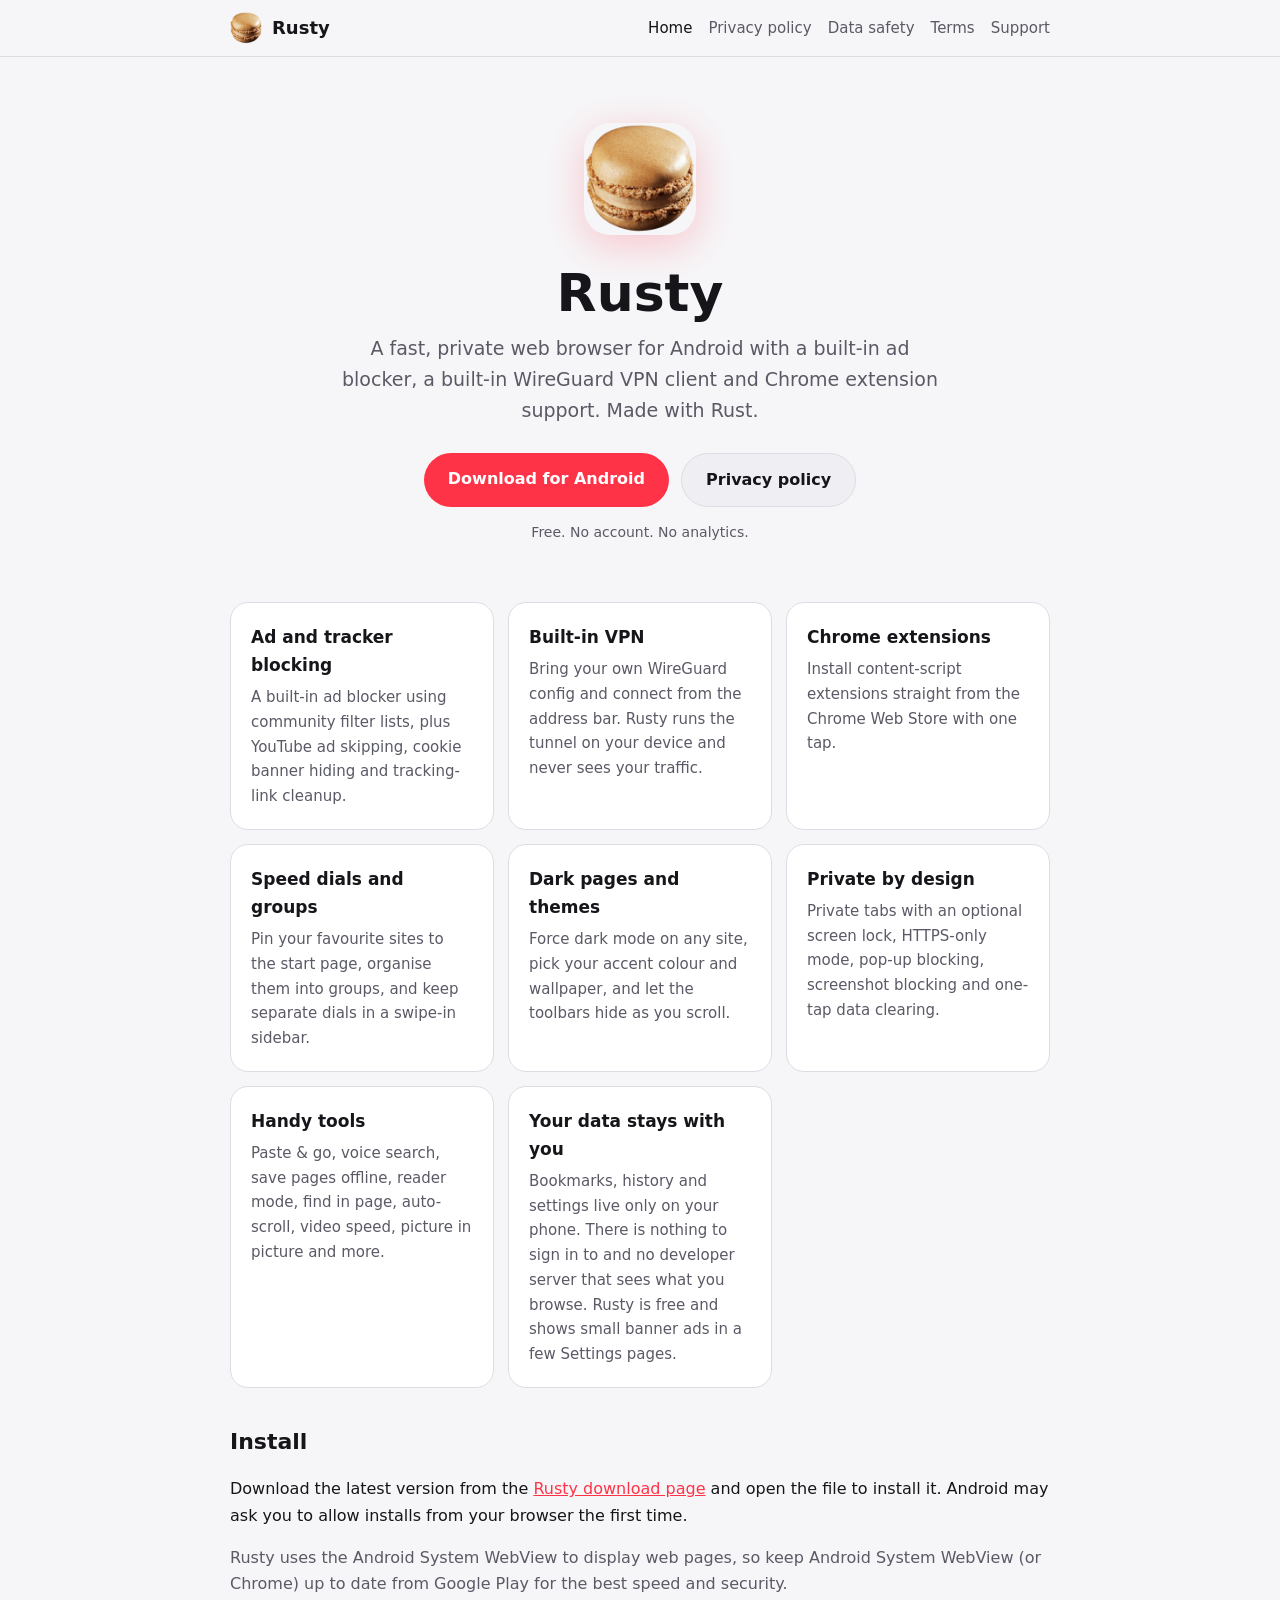
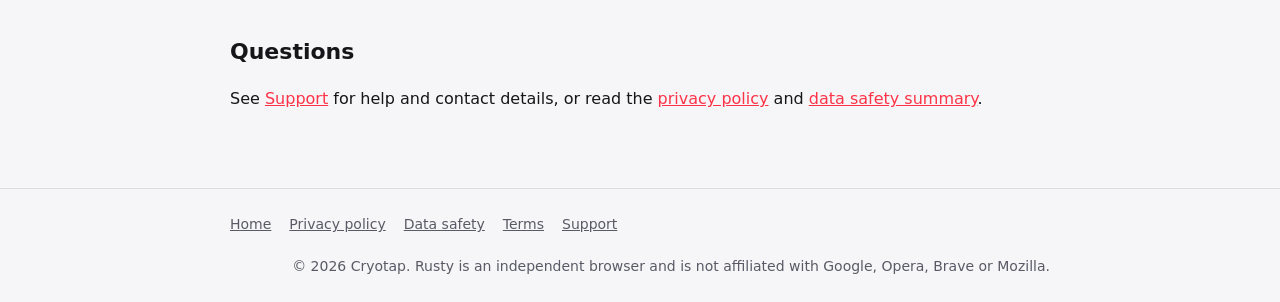
<file: index.html>
<!doctype html>
<html lang="en">
<head>
<meta charset="utf-8">
<meta name="viewport" content="width=device-width,initial-scale=1">
<title>Rusty browser for Android</title>
<meta name="description" content="Rusty is a fast, private Android browser with a built-in ad blocker, a built-in VPN client and Chrome extension support.">
<link rel="icon" href="assets/favicon.png">
<link rel="icon" href="/assets/favicon.png" type="image/png">
<link rel="apple-touch-icon" href="assets/icon-192.png">
<link rel="stylesheet" href="assets/style.css">
</head>
<body>
<header class="nav"><div class="nav-in">
<a class="brand" href="index.html"><img src="assets/icon-192.png" alt="">Rusty</a>
<nav><a href="index.html" aria-current=page>Home</a><a href="privacy.html">Privacy policy</a><a href="data-safety.html">Data safety</a><a href="terms.html">Terms</a><a href="support.html">Support</a></nav>
</div></header>
<main>

<section class="hero">
<img class="icon" src="assets/icon-512.png" alt="Rusty app icon">
<h1>Rusty</h1>
<p class="lead">A fast, private web browser for Android with a built-in ad blocker, a built-in WireGuard VPN client and Chrome extension support. Made with Rust.</p>
<div class="btns">
<a class="btn" href="https://cryotap.github.io/Cryoapps/">Download for Android</a>
<a class="btn alt" href="privacy.html">Privacy policy</a>
</div>
<p class="note">Free. No account. No analytics.</p>
</section>

<section class="grid">
<div class="card"><h3>Ad and tracker blocking</h3><p>A built-in ad blocker using community filter lists, plus YouTube ad skipping, cookie banner hiding and tracking-link cleanup.</p></div>
<div class="card"><h3>Built-in VPN</h3><p>Bring your own WireGuard config and connect from the address bar. Rusty runs the tunnel on your device and never sees your traffic.</p></div>
<div class="card"><h3>Chrome extensions</h3><p>Install content-script extensions straight from the Chrome Web Store with one tap.</p></div>
<div class="card"><h3>Speed dials and groups</h3><p>Pin your favourite sites to the start page, organise them into groups, and keep separate dials in a swipe-in sidebar.</p></div>
<div class="card"><h3>Dark pages and themes</h3><p>Force dark mode on any site, pick your accent colour and wallpaper, and let the toolbars hide as you scroll.</p></div>
<div class="card"><h3>Private by design</h3><p>Private tabs with an optional screen lock, HTTPS-only mode, pop-up blocking, screenshot blocking and one-tap data clearing.</p></div>
<div class="card"><h3>Handy tools</h3><p>Paste &amp; go, voice search, save pages offline, reader mode, find in page, auto-scroll, video speed, picture in picture and more.</p></div>
<div class="card"><h3>Your data stays with you</h3><p>Bookmarks, history and settings live only on your phone. There is nothing to sign in to and no developer server that sees what you browse. Rusty is free and shows small banner ads in a few Settings pages.</p></div>
</section>

<section>
<h2>Install</h2>
<p>Download the latest version from the <a href="https://cryotap.github.io/Cryoapps/">Rusty download page</a> and open the file to install it. Android may ask you to allow installs from your browser the first time.</p>
<p class="sub">Rusty uses the Android System WebView to display web pages, so keep Android System WebView (or Chrome) up to date from Google Play for the best speed and security.</p>
</section>

<section>
<h2>Questions</h2>
<p>See <a href="support.html">Support</a> for help and contact details, or read the <a href="privacy.html">privacy policy</a> and <a href="data-safety.html">data safety summary</a>.</p>
</section>

</main>
<footer><div class="foot-in">
<a href="index.html">Home</a><a href="privacy.html">Privacy policy</a><a href="data-safety.html">Data safety</a><a href="terms.html">Terms</a><a href="support.html">Support</a>
<span>&copy; 2026 Cryotap. Rusty is an independent browser and is not affiliated with Google, Opera, Brave or Mozilla.</span>
</div></footer>
</body>
</html>
</file>
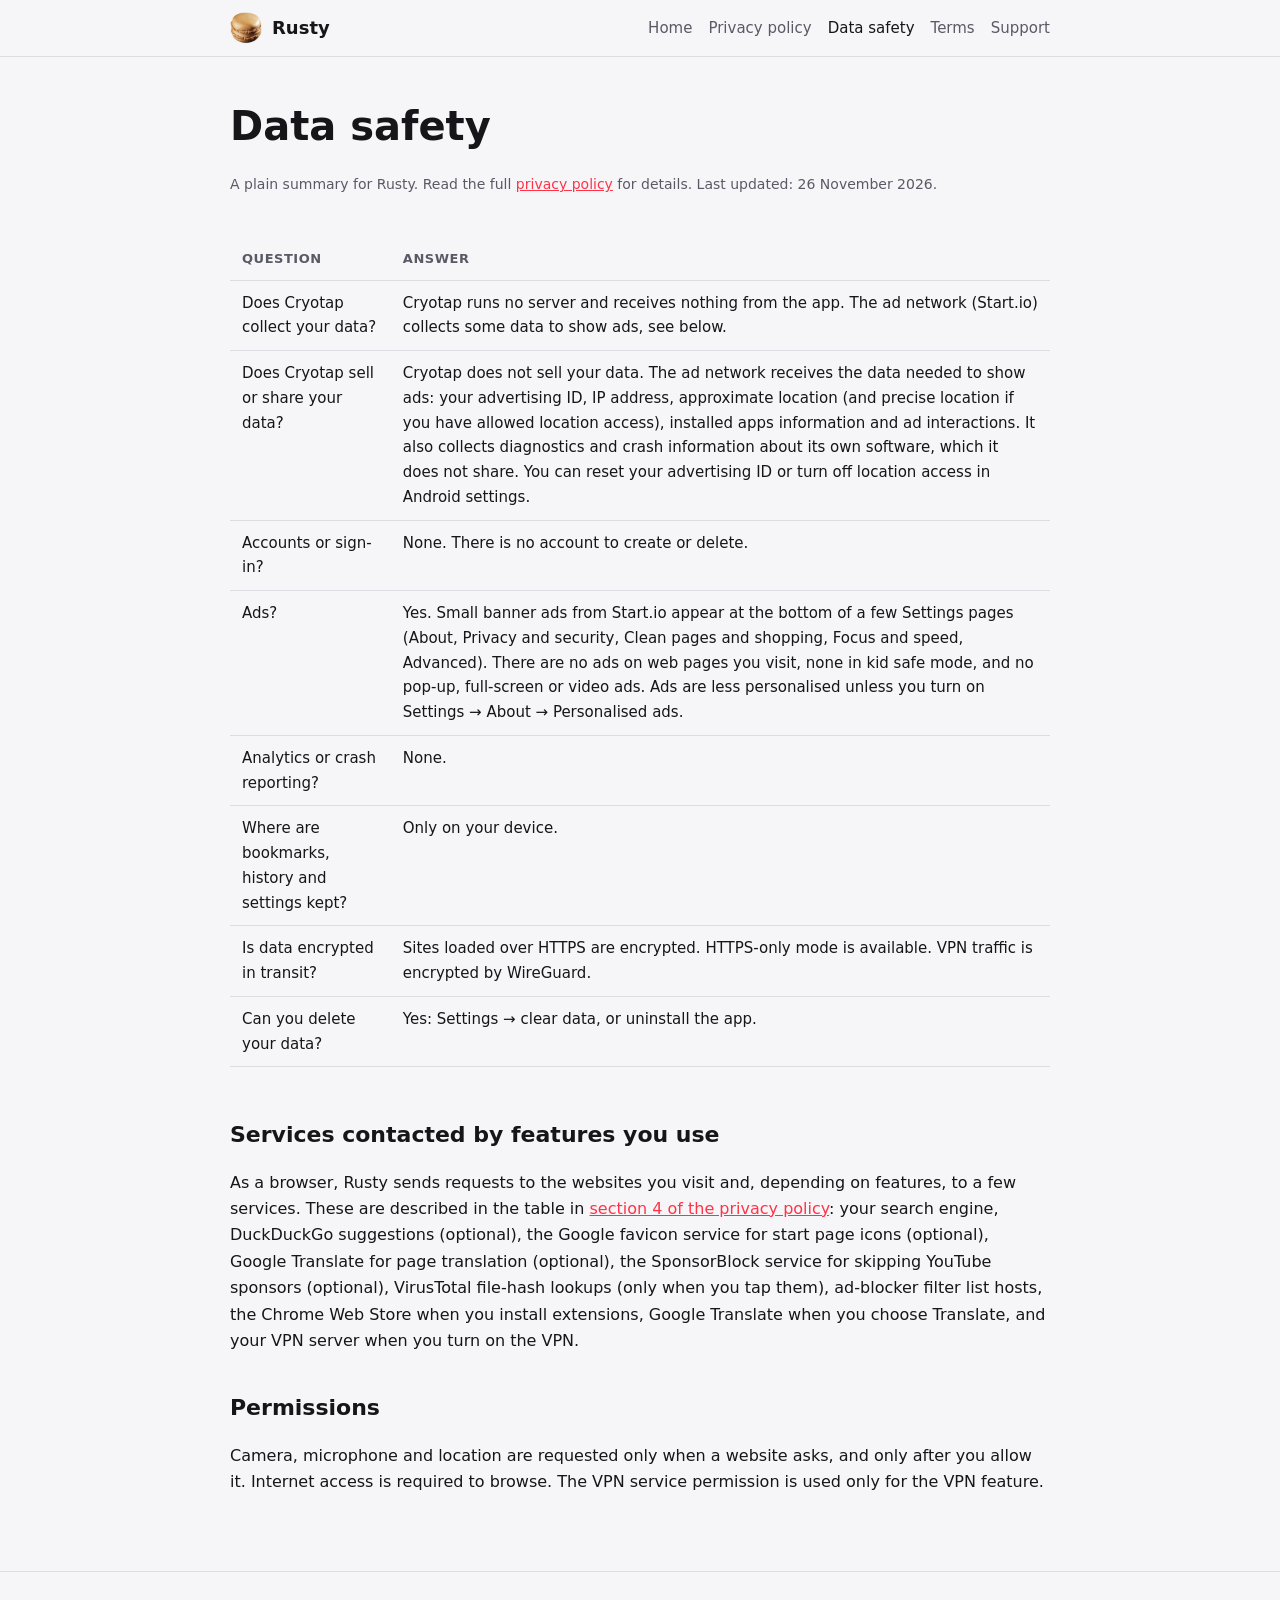
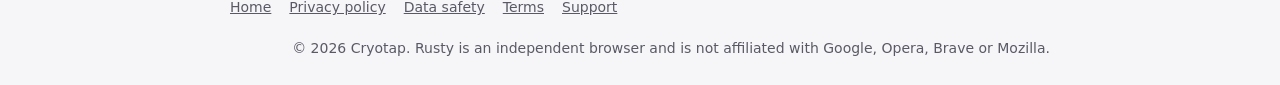
<file: data-safety.html>
<!doctype html>
<html lang="en">
<head>
<meta charset="utf-8">
<meta name="viewport" content="width=device-width,initial-scale=1">
<title>Data safety - Rusty</title>
<meta name="description" content="A plain summary of what the Rusty Android browser does with data.">
<link rel="icon" href="assets/favicon.png">
<link rel="apple-touch-icon" href="assets/icon-192.png">
<link rel="stylesheet" href="assets/style.css">
</head>
<body>
<header class="nav"><div class="nav-in">
<a class="brand" href="index.html"><img src="assets/icon-192.png" alt="">Rusty</a>
<nav><a href="index.html">Home</a><a href="privacy.html">Privacy policy</a><a href="data-safety.html" aria-current=page>Data safety</a><a href="terms.html">Terms</a><a href="support.html">Support</a></nav>
</div></header>
<main>

<h1 class="page">Data safety</h1>
<p class="meta">A plain summary for Rusty. Read the full <a href="privacy.html">privacy policy</a> for details. Last updated: 26 November 2026.</p>

<div class="tablewrap"><table>
<tr><th>Question</th><th>Answer</th></tr>
<tr><td>Does Cryotap collect your data?</td><td>Cryotap runs no server and receives nothing from the app. The ad network (Start.io) collects some data to show ads, see below.</td></tr>
<tr><td>Does Cryotap sell or share your data?</td><td>Cryotap does not sell your data. The ad network receives the data needed to show ads: your advertising ID, IP address, approximate location (and precise location if you have allowed location access), installed apps information and ad interactions. It also collects diagnostics and crash information about its own software, which it does not share. You can reset your advertising ID or turn off location access in Android settings.</td></tr>
<tr><td>Accounts or sign-in?</td><td>None. There is no account to create or delete.</td></tr>
<tr><td>Ads?</td><td>Yes. Small banner ads from Start.io appear at the bottom of a few Settings pages (About, Privacy and security, Clean pages and shopping, Focus and speed, Advanced). There are no ads on web pages you visit, none in kid safe mode, and no pop-up, full-screen or video ads. Ads are less personalised unless you turn on Settings &rarr; About &rarr; Personalised ads.</td></tr>
<tr><td>Analytics or crash reporting?</td><td>None.</td></tr>
<tr><td>Where are bookmarks, history and settings kept?</td><td>Only on your device.</td></tr>
<tr><td>Is data encrypted in transit?</td><td>Sites loaded over HTTPS are encrypted. HTTPS-only mode is available. VPN traffic is encrypted by WireGuard.</td></tr>
<tr><td>Can you delete your data?</td><td>Yes: Settings &rarr; clear data, or uninstall the app.</td></tr>
</table></div>

<h2>Services contacted by features you use</h2>
<p>As a browser, Rusty sends requests to the websites you visit and, depending on features, to a few services. These are described in the table in <a href="privacy.html">section 4 of the privacy policy</a>: your search engine, DuckDuckGo suggestions (optional), the Google favicon service for start page icons (optional), Google Translate for page translation (optional), the SponsorBlock service for skipping YouTube sponsors (optional), VirusTotal file-hash lookups (only when you tap them), ad-blocker filter list hosts, the Chrome Web Store when you install extensions, Google Translate when you choose Translate, and your VPN server when you turn on the VPN.</p>

<h2>Permissions</h2>
<p>Camera, microphone and location are requested only when a website asks, and only after you allow it. Internet access is required to browse. The VPN service permission is used only for the VPN feature.</p>

</main>
<footer><div class="foot-in">
<a href="index.html">Home</a><a href="privacy.html">Privacy policy</a><a href="data-safety.html">Data safety</a><a href="terms.html">Terms</a><a href="support.html">Support</a>
<span>&copy; 2026 Cryotap. Rusty is an independent browser and is not affiliated with Google, Opera, Brave or Mozilla.</span>
</div></footer>
</body>
</html>
</file>
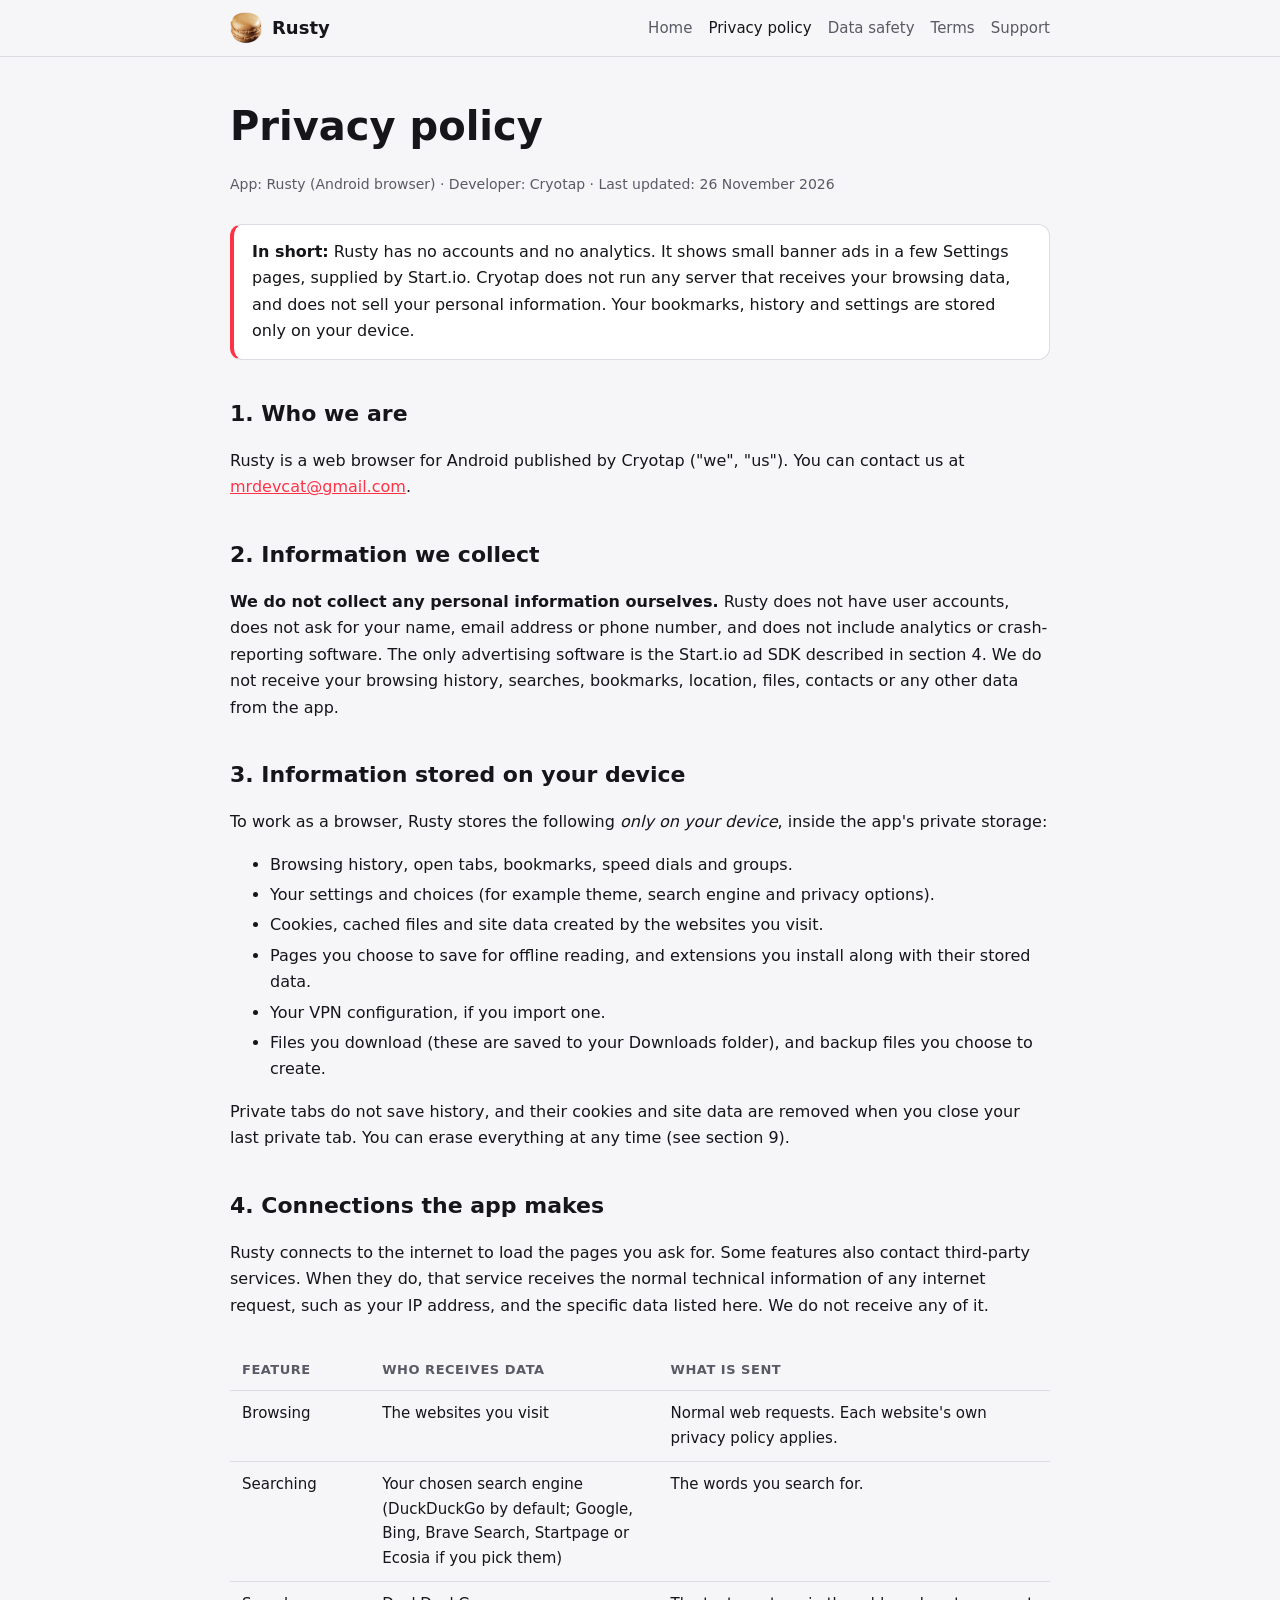
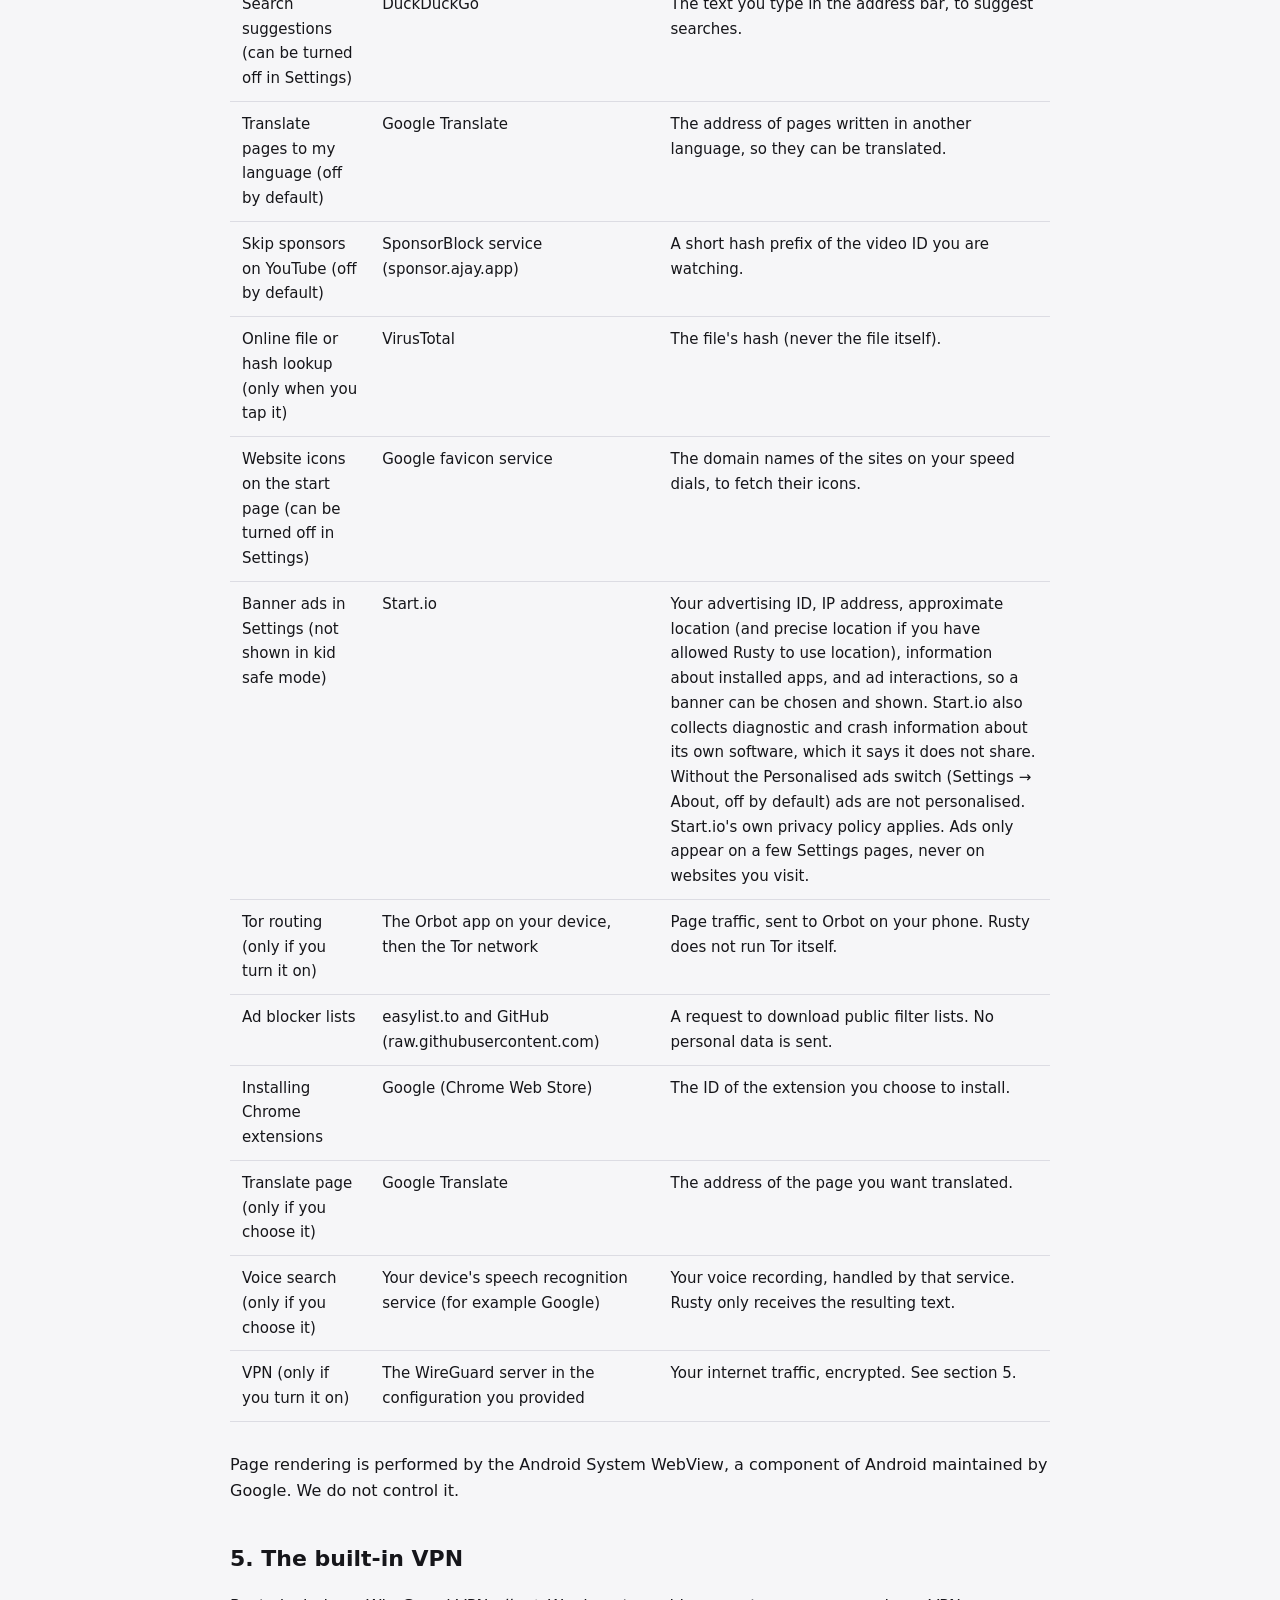
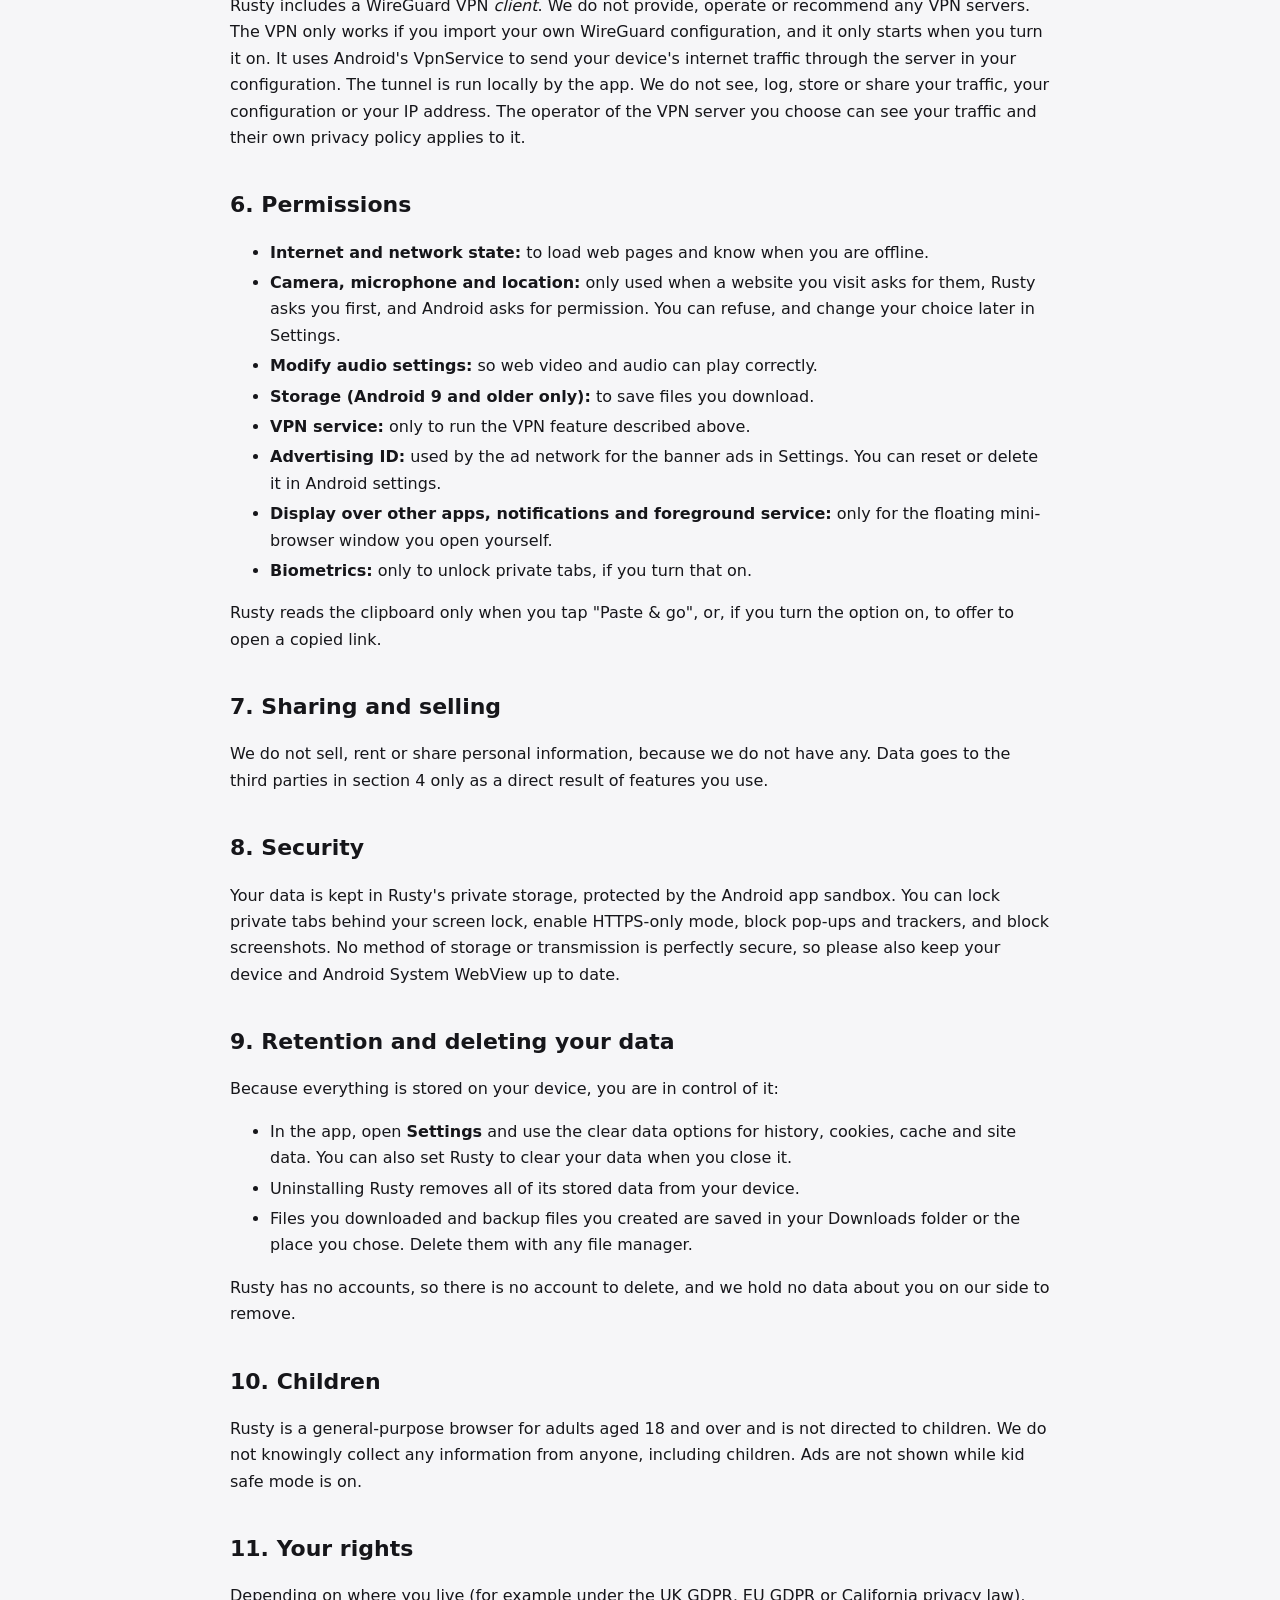
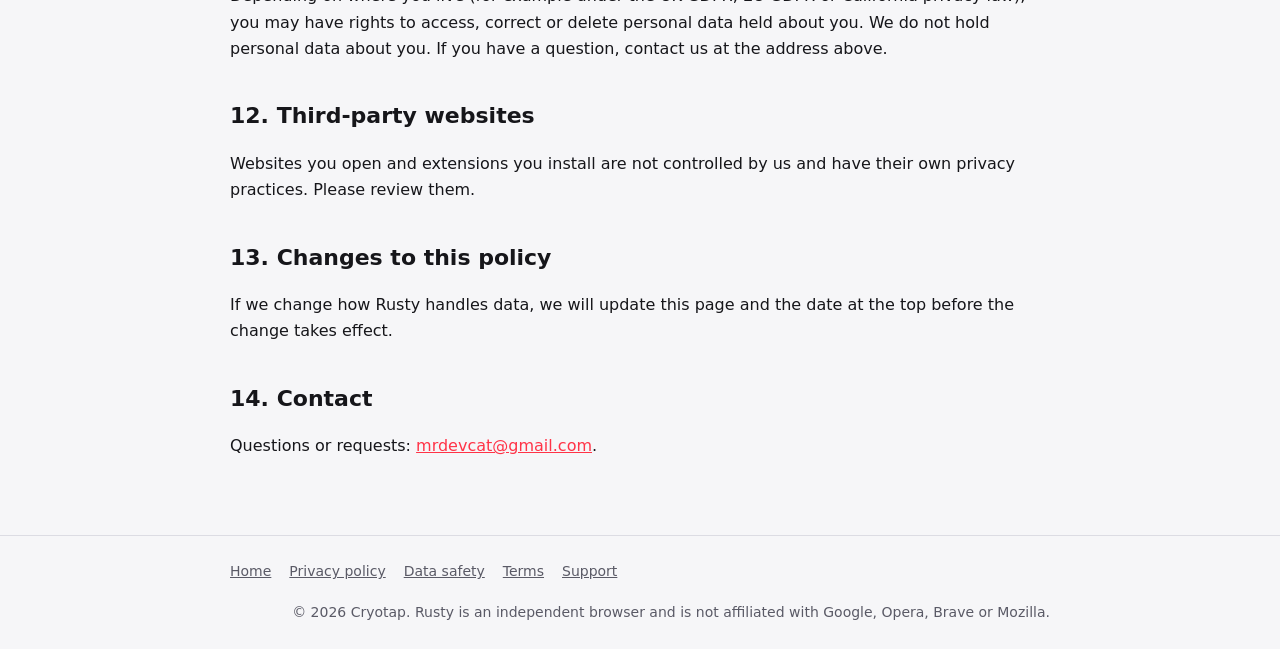
<file: privacy.html>
<!doctype html>
<html lang="en">
<head>
<meta charset="utf-8">
<meta name="viewport" content="width=device-width,initial-scale=1">
<title>Privacy policy - Rusty</title>
<meta name="description" content="How the Rusty Android browser handles your data.">
<link rel="icon" href="assets/favicon.png">
<link rel="apple-touch-icon" href="assets/icon-192.png">
<link rel="stylesheet" href="assets/style.css">
</head>
<body>
<header class="nav"><div class="nav-in">
<a class="brand" href="index.html"><img src="assets/icon-192.png" alt="">Rusty</a>
<nav><a href="index.html">Home</a><a href="privacy.html" aria-current=page>Privacy policy</a><a href="data-safety.html">Data safety</a><a href="terms.html">Terms</a><a href="support.html">Support</a></nav>
</div></header>
<main>

<h1 class="page">Privacy policy</h1>
<p class="meta">App: Rusty (Android browser) &middot; Developer: Cryotap &middot; Last updated: 26 November 2026</p>

<div class="callout"><strong>In short:</strong> Rusty has no accounts and no analytics. It shows small banner ads in a few Settings pages, supplied by Start.io. Cryotap does not run any server that receives your browsing data, and does not sell your personal information. Your bookmarks, history and settings are stored only on your device.</div>

<h2>1. Who we are</h2>
<p>Rusty is a web browser for Android published by Cryotap ("we", "us"). You can contact us at <a href="mailto:mrdevcat@gmail.com">mrdevcat@gmail.com</a>.</p>

<h2>2. Information we collect</h2>
<p><strong>We do not collect any personal information ourselves.</strong> Rusty does not have user accounts, does not ask for your name, email address or phone number, and does not include analytics or crash-reporting software. The only advertising software is the Start.io ad SDK described in section 4. We do not receive your browsing history, searches, bookmarks, location, files, contacts or any other data from the app.</p>

<h2>3. Information stored on your device</h2>
<p>To work as a browser, Rusty stores the following <em>only on your device</em>, inside the app's private storage:</p>
<ul>
<li>Browsing history, open tabs, bookmarks, speed dials and groups.</li>
<li>Your settings and choices (for example theme, search engine and privacy options).</li>
<li>Cookies, cached files and site data created by the websites you visit.</li>
<li>Pages you choose to save for offline reading, and extensions you install along with their stored data.</li>
<li>Your VPN configuration, if you import one.</li>
<li>Files you download (these are saved to your Downloads folder), and backup files you choose to create.</li>
</ul>
<p>Private tabs do not save history, and their cookies and site data are removed when you close your last private tab. You can erase everything at any time (see section 9).</p>

<h2>4. Connections the app makes</h2>
<p>Rusty connects to the internet to load the pages you ask for. Some features also contact third-party services. When they do, that service receives the normal technical information of any internet request, such as your IP address, and the specific data listed here. We do not receive any of it.</p>
<div class="tablewrap"><table>
<tr><th>Feature</th><th>Who receives data</th><th>What is sent</th></tr>
<tr><td>Browsing</td><td>The websites you visit</td><td>Normal web requests. Each website's own privacy policy applies.</td></tr>
<tr><td>Searching</td><td>Your chosen search engine (DuckDuckGo by default; Google, Bing, Brave Search, Startpage or Ecosia if you pick them)</td><td>The words you search for.</td></tr>
<tr><td>Search suggestions (can be turned off in Settings)</td><td>DuckDuckGo</td><td>The text you type in the address bar, to suggest searches.</td></tr>
<tr><td>Translate pages to my language (off by default)</td><td>Google Translate</td><td>The address of pages written in another language, so they can be translated.</td></tr>
<tr><td>Skip sponsors on YouTube (off by default)</td><td>SponsorBlock service (sponsor.ajay.app)</td><td>A short hash prefix of the video ID you are watching.</td></tr>
<tr><td>Online file or hash lookup (only when you tap it)</td><td>VirusTotal</td><td>The file's hash (never the file itself).</td></tr>
<tr><td>Website icons on the start page (can be turned off in Settings)</td><td>Google favicon service</td><td>The domain names of the sites on your speed dials, to fetch their icons.</td></tr>
<tr><td>Banner ads in Settings (not shown in kid safe mode)</td><td>Start.io</td><td>Your advertising ID, IP address, approximate location (and precise location if you have allowed Rusty to use location), information about installed apps, and ad interactions, so a banner can be chosen and shown. Start.io also collects diagnostic and crash information about its own software, which it says it does not share. Without the Personalised ads switch (Settings &rarr; About, off by default) ads are not personalised. Start.io's own privacy policy applies. Ads only appear on a few Settings pages, never on websites you visit.</td></tr>
<tr><td>Tor routing (only if you turn it on)</td><td>The Orbot app on your device, then the Tor network</td><td>Page traffic, sent to Orbot on your phone. Rusty does not run Tor itself.</td></tr>
<tr><td>Ad blocker lists</td><td>easylist.to and GitHub (raw.githubusercontent.com)</td><td>A request to download public filter lists. No personal data is sent.</td></tr>
<tr><td>Installing Chrome extensions</td><td>Google (Chrome Web Store)</td><td>The ID of the extension you choose to install.</td></tr>
<tr><td>Translate page (only if you choose it)</td><td>Google Translate</td><td>The address of the page you want translated.</td></tr>
<tr><td>Voice search (only if you choose it)</td><td>Your device's speech recognition service (for example Google)</td><td>Your voice recording, handled by that service. Rusty only receives the resulting text.</td></tr>
<tr><td>VPN (only if you turn it on)</td><td>The WireGuard server in the configuration you provided</td><td>Your internet traffic, encrypted. See section 5.</td></tr>
</table></div>
<p>Page rendering is performed by the Android System WebView, a component of Android maintained by Google. We do not control it.</p>

<h2>5. The built-in VPN</h2>
<p>Rusty includes a WireGuard VPN <em>client</em>. We do not provide, operate or recommend any VPN servers. The VPN only works if you import your own WireGuard configuration, and it only starts when you turn it on. It uses Android's VpnService to send your device's internet traffic through the server in your configuration. The tunnel is run locally by the app. We do not see, log, store or share your traffic, your configuration or your IP address. The operator of the VPN server you choose can see your traffic and their own privacy policy applies to it.</p>

<h2>6. Permissions</h2>
<ul>
<li><strong>Internet and network state:</strong> to load web pages and know when you are offline.</li>
<li><strong>Camera, microphone and location:</strong> only used when a website you visit asks for them, Rusty asks you first, and Android asks for permission. You can refuse, and change your choice later in Settings.</li>
<li><strong>Modify audio settings:</strong> so web video and audio can play correctly.</li>
<li><strong>Storage (Android 9 and older only):</strong> to save files you download.</li>
<li><strong>VPN service:</strong> only to run the VPN feature described above.</li>
<li><strong>Advertising ID:</strong> used by the ad network for the banner ads in Settings. You can reset or delete it in Android settings.</li>
<li><strong>Display over other apps, notifications and foreground service:</strong> only for the floating mini-browser window you open yourself.</li>
<li><strong>Biometrics:</strong> only to unlock private tabs, if you turn that on.</li>
</ul>
<p>Rusty reads the clipboard only when you tap "Paste &amp; go", or, if you turn the option on, to offer to open a copied link.</p>

<h2>7. Sharing and selling</h2>
<p>We do not sell, rent or share personal information, because we do not have any. Data goes to the third parties in section 4 only as a direct result of features you use.</p>

<h2>8. Security</h2>
<p>Your data is kept in Rusty's private storage, protected by the Android app sandbox. You can lock private tabs behind your screen lock, enable HTTPS-only mode, block pop-ups and trackers, and block screenshots. No method of storage or transmission is perfectly secure, so please also keep your device and Android System WebView up to date.</p>

<h2>9. Retention and deleting your data</h2>
<p>Because everything is stored on your device, you are in control of it:</p>
<ul>
<li>In the app, open <strong>Settings</strong> and use the clear data options for history, cookies, cache and site data. You can also set Rusty to clear your data when you close it.</li>
<li>Uninstalling Rusty removes all of its stored data from your device.</li>
<li>Files you downloaded and backup files you created are saved in your Downloads folder or the place you chose. Delete them with any file manager.</li>
</ul>
<p>Rusty has no accounts, so there is no account to delete, and we hold no data about you on our side to remove.</p>

<h2>10. Children</h2>
<p>Rusty is a general-purpose browser for adults aged 18 and over and is not directed to children. We do not knowingly collect any information from anyone, including children. Ads are not shown while kid safe mode is on.</p>

<h2>11. Your rights</h2>
<p>Depending on where you live (for example under the UK GDPR, EU GDPR or California privacy law), you may have rights to access, correct or delete personal data held about you. We do not hold personal data about you. If you have a question, contact us at the address above.</p>

<h2>12. Third-party websites</h2>
<p>Websites you open and extensions you install are not controlled by us and have their own privacy practices. Please review them.</p>

<h2>13. Changes to this policy</h2>
<p>If we change how Rusty handles data, we will update this page and the date at the top before the change takes effect.</p>

<h2>14. Contact</h2>
<p>Questions or requests: <a href="mailto:mrdevcat@gmail.com">mrdevcat@gmail.com</a>.</p>

</main>
<footer><div class="foot-in">
<a href="index.html">Home</a><a href="privacy.html">Privacy policy</a><a href="data-safety.html">Data safety</a><a href="terms.html">Terms</a><a href="support.html">Support</a>
<span>&copy; 2026 Cryotap. Rusty is an independent browser and is not affiliated with Google, Opera, Brave or Mozilla.</span>
</div></footer>
</body>
</html>
</file>
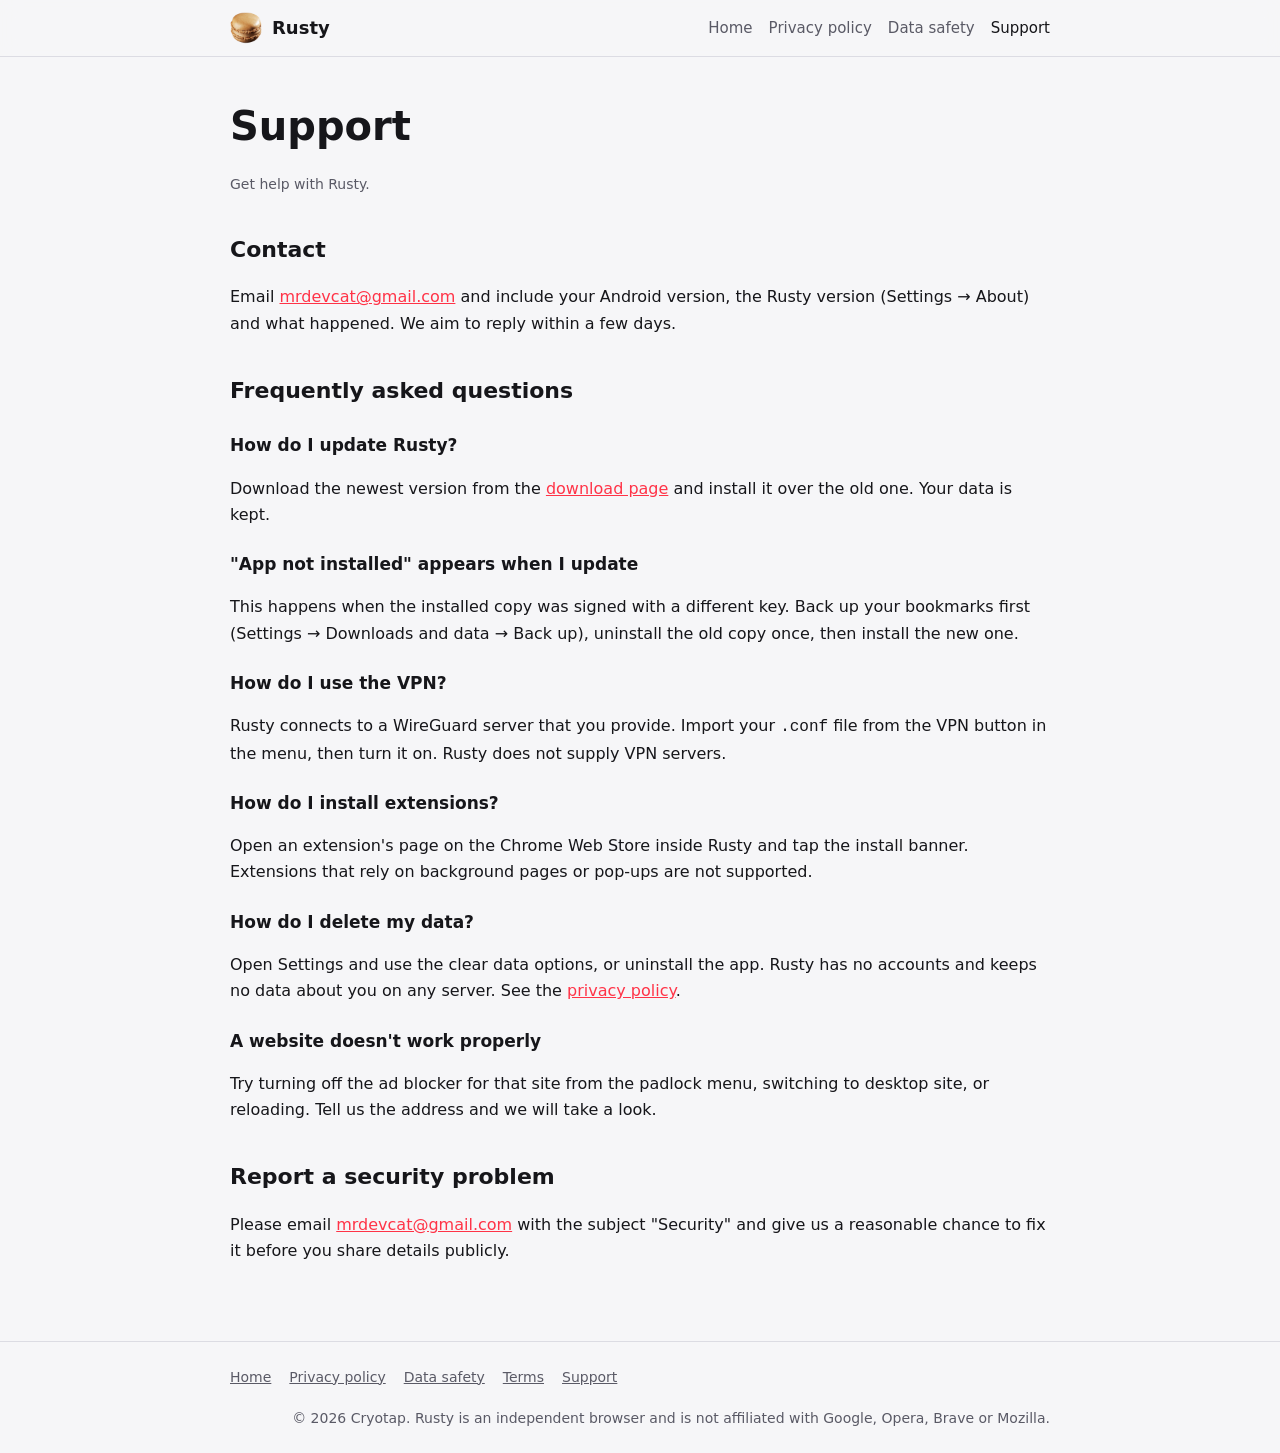
<file: support.html>
<!doctype html>
<html lang="en">
<head>
<meta charset="utf-8">
<meta name="viewport" content="width=device-width,initial-scale=1">
<title>Support - Rusty</title>
<meta name="description" content="Help and contact details for the Rusty Android browser.">
<link rel="icon" href="assets/favicon.png">
<link rel="apple-touch-icon" href="assets/icon-192.png">
<link rel="stylesheet" href="assets/style.css">
</head>
<body>
<header class="nav"><div class="nav-in">
<a class="brand" href="index.html"><img src="assets/icon-192.png" alt="">Rusty</a>
<nav><a href="index.html">Home</a><a href="privacy.html">Privacy policy</a><a href="data-safety.html">Data safety</a><a href="support.html" aria-current=page>Support</a></nav>
</div></header>
<main>

<h1 class="page">Support</h1>
<p class="meta">Get help with Rusty.</p>

<h2>Contact</h2>
<p>Email <a href="mailto:mrdevcat@gmail.com">mrdevcat@gmail.com</a> and include your Android version, the Rusty version (Settings &rarr; About) and what happened. We aim to reply within a few days.</p>

<h2>Frequently asked questions</h2>
<h3>How do I update Rusty?</h3>
<p>Download the newest version from the <a href="https://cryotap.github.io/Cryoapps/">download page</a> and install it over the old one. Your data is kept.</p>

<h3>"App not installed" appears when I update</h3>
<p>This happens when the installed copy was signed with a different key. Back up your bookmarks first (Settings &rarr; Downloads and data &rarr; Back up), uninstall the old copy once, then install the new one.</p>

<h3>How do I use the VPN?</h3>
<p>Rusty connects to a WireGuard server that you provide. Import your <code>.conf</code> file from the VPN button in the menu, then turn it on. Rusty does not supply VPN servers.</p>

<h3>How do I install extensions?</h3>
<p>Open an extension's page on the Chrome Web Store inside Rusty and tap the install banner. Extensions that rely on background pages or pop-ups are not supported.</p>

<h3>How do I delete my data?</h3>
<p>Open Settings and use the clear data options, or uninstall the app. Rusty has no accounts and keeps no data about you on any server. See the <a href="privacy.html">privacy policy</a>.</p>

<h3>A website doesn't work properly</h3>
<p>Try turning off the ad blocker for that site from the padlock menu, switching to desktop site, or reloading. Tell us the address and we will take a look.</p>

<h2>Report a security problem</h2>
<p>Please email <a href="mailto:mrdevcat@gmail.com">mrdevcat@gmail.com</a> with the subject "Security" and give us a reasonable chance to fix it before you share details publicly.</p>

</main>
<footer><div class="foot-in">
<a href="index.html">Home</a><a href="privacy.html">Privacy policy</a><a href="data-safety.html">Data safety</a><a href="terms.html">Terms</a><a href="support.html">Support</a>
<span>&copy; 2026 Cryotap. Rusty is an independent browser and is not affiliated with Google, Opera, Brave or Mozilla.</span>
</div></footer>
</body>
</html>
</file>
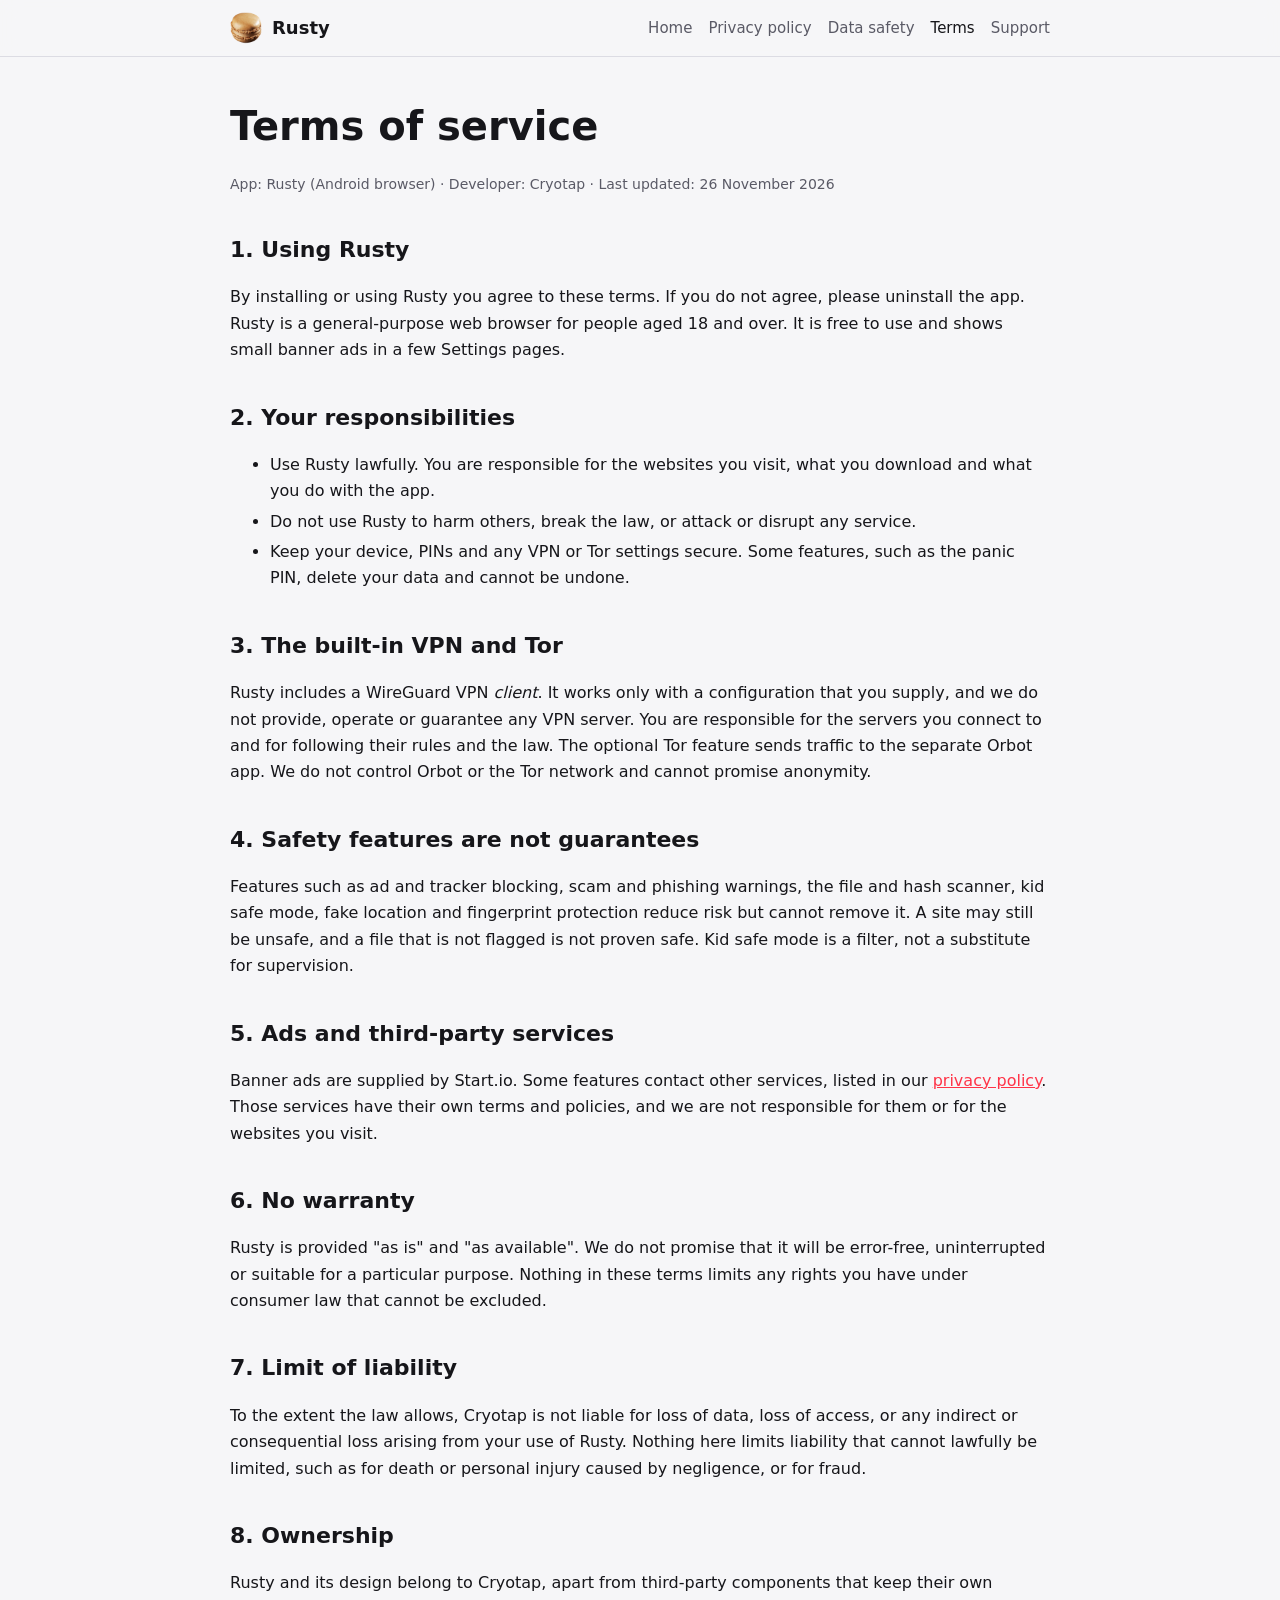
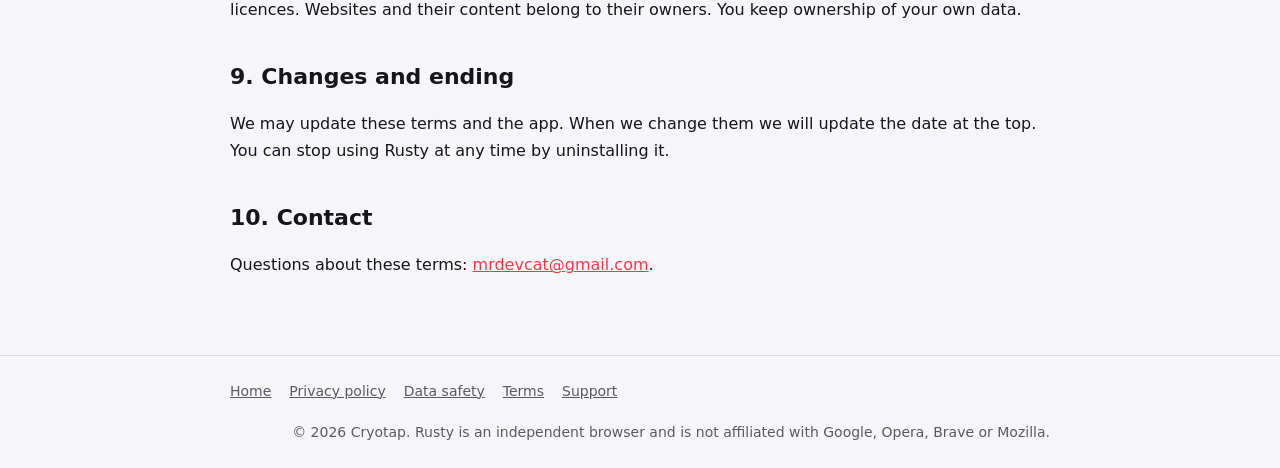
<file: terms.html>
<!doctype html>
<html lang="en">
<head>
<meta charset="utf-8">
<meta name="viewport" content="width=device-width,initial-scale=1">
<title>Terms of service - Rusty</title>
<meta name="description" content="The terms for using the Rusty Android browser.">
<link rel="icon" href="assets/favicon.png">
<link rel="apple-touch-icon" href="assets/icon-192.png">
<link rel="stylesheet" href="assets/style.css">
</head>
<body>
<header class="nav"><div class="nav-in">
<a class="brand" href="index.html"><img src="assets/icon-192.png" alt="">Rusty</a>
<nav><a href="index.html">Home</a><a href="privacy.html">Privacy policy</a><a href="data-safety.html">Data safety</a><a href="terms.html" aria-current=page>Terms</a><a href="support.html">Support</a></nav>
</div></header>
<main>

<h1 class="page">Terms of service</h1>
<p class="meta">App: Rusty (Android browser) &middot; Developer: Cryotap &middot; Last updated: 26 November 2026</p>

<h2>1. Using Rusty</h2>
<p>By installing or using Rusty you agree to these terms. If you do not agree, please uninstall the app. Rusty is a general-purpose web browser for people aged 18 and over. It is free to use and shows small banner ads in a few Settings pages.</p>

<h2>2. Your responsibilities</h2>
<ul>
<li>Use Rusty lawfully. You are responsible for the websites you visit, what you download and what you do with the app.</li>
<li>Do not use Rusty to harm others, break the law, or attack or disrupt any service.</li>
<li>Keep your device, PINs and any VPN or Tor settings secure. Some features, such as the panic PIN, delete your data and cannot be undone.</li>
</ul>

<h2>3. The built-in VPN and Tor</h2>
<p>Rusty includes a WireGuard VPN <em>client</em>. It works only with a configuration that you supply, and we do not provide, operate or guarantee any VPN server. You are responsible for the servers you connect to and for following their rules and the law. The optional Tor feature sends traffic to the separate Orbot app. We do not control Orbot or the Tor network and cannot promise anonymity.</p>

<h2>4. Safety features are not guarantees</h2>
<p>Features such as ad and tracker blocking, scam and phishing warnings, the file and hash scanner, kid safe mode, fake location and fingerprint protection reduce risk but cannot remove it. A site may still be unsafe, and a file that is not flagged is not proven safe. Kid safe mode is a filter, not a substitute for supervision.</p>

<h2>5. Ads and third-party services</h2>
<p>Banner ads are supplied by Start.io. Some features contact other services, listed in our <a href="privacy.html">privacy policy</a>. Those services have their own terms and policies, and we are not responsible for them or for the websites you visit.</p>

<h2>6. No warranty</h2>
<p>Rusty is provided "as is" and "as available". We do not promise that it will be error-free, uninterrupted or suitable for a particular purpose. Nothing in these terms limits any rights you have under consumer law that cannot be excluded.</p>

<h2>7. Limit of liability</h2>
<p>To the extent the law allows, Cryotap is not liable for loss of data, loss of access, or any indirect or consequential loss arising from your use of Rusty. Nothing here limits liability that cannot lawfully be limited, such as for death or personal injury caused by negligence, or for fraud.</p>

<h2>8. Ownership</h2>
<p>Rusty and its design belong to Cryotap, apart from third-party components that keep their own licences. Websites and their content belong to their owners. You keep ownership of your own data.</p>

<h2>9. Changes and ending</h2>
<p>We may update these terms and the app. When we change them we will update the date at the top. You can stop using Rusty at any time by uninstalling it.</p>

<h2>10. Contact</h2>
<p>Questions about these terms: <a href="mailto:mrdevcat@gmail.com">mrdevcat@gmail.com</a>.</p>

</main>
<footer><div class="foot-in">
<a href="index.html">Home</a><a href="privacy.html">Privacy policy</a><a href="data-safety.html">Data safety</a><a href="terms.html">Terms</a><a href="support.html">Support</a>
<span>&copy; 2026 Cryotap. Rusty is an independent browser and is not affiliated with Google, Opera, Brave or Mozilla.</span>
</div></footer>
</body>
</html>
</file>
<file: assets/style.css>
:root{--bg:#0f0f12;--card:#17171c;--card2:#1f1f26;--text:#f2f2f5;--sub:#a3a3ae;--accent:#ff3347;--line:#2a2a33;--maxw:860px}
@media (prefers-color-scheme:light){:root{--bg:#f6f6f8;--card:#fff;--card2:#efeff3;--text:#16161a;--sub:#5a5a66;--line:#dcdce3}}
*{box-sizing:border-box}
html{scroll-behavior:smooth}
body{margin:0;background:var(--bg);color:var(--text);font:16px/1.65 system-ui,-apple-system,"Segoe UI",Roboto,Helvetica,Arial,sans-serif}
a{color:var(--accent)}
header.nav{position:sticky;top:0;z-index:5;background:color-mix(in srgb,var(--bg) 88%,transparent);backdrop-filter:blur(10px);border-bottom:1px solid var(--line)}
.nav-in{max-width:var(--maxw);margin:0 auto;padding:12px 20px;display:flex;align-items:center;gap:18px;flex-wrap:wrap}
.brand{display:flex;align-items:center;gap:10px;font-weight:700;color:var(--text);text-decoration:none;font-size:18px}
.brand img{width:32px;height:32px;border-radius:9px}
.nav-in nav{margin-left:auto;display:flex;gap:16px;flex-wrap:wrap}
.nav-in nav a{color:var(--sub);text-decoration:none;font-size:15px}
.nav-in nav a:hover,.nav-in nav a[aria-current]{color:var(--text)}
main{max-width:var(--maxw);margin:0 auto;padding:36px 20px 60px}
.hero{text-align:center;padding:30px 0 10px}
.hero img.icon{width:112px;height:112px;border-radius:26px;box-shadow:0 10px 40px rgba(255,51,71,.25)}
.hero h1{font-size:clamp(34px,6vw,52px);line-height:1.1;margin:22px 0 10px}
.hero p.lead{font-size:19px;color:var(--sub);max-width:600px;margin:0 auto}
.btns{display:flex;gap:12px;justify-content:center;flex-wrap:wrap;margin:26px 0 6px}
.btn{display:inline-block;padding:13px 24px;border-radius:999px;font-weight:650;text-decoration:none;background:var(--accent);color:#fff}
.btn.alt{background:var(--card2);color:var(--text);border:1px solid var(--line)}
.note{color:var(--sub);font-size:14px;text-align:center}
.grid{display:grid;grid-template-columns:repeat(auto-fill,minmax(250px,1fr));gap:14px;margin:34px 0}
.card{background:var(--card);border:1px solid var(--line);border-radius:18px;padding:20px}
.card h3{margin:0 0 6px;font-size:17px}
.card p{margin:0;color:var(--sub);font-size:15px}
h1.page{font-size:clamp(28px,5vw,40px);margin:0 0 6px}
.meta{color:var(--sub);font-size:14px;margin-bottom:28px}
h2{margin:36px 0 8px;font-size:22px}
h3{margin:22px 0 6px;font-size:17px}
p,li{color:var(--text)}
li{margin:4px 0}
.sub{color:var(--sub)}
table{width:100%;border-collapse:collapse;margin:14px 0;font-size:15px}
th,td{text-align:left;padding:10px 12px;border-bottom:1px solid var(--line);vertical-align:top}
th{color:var(--sub);font-weight:600;font-size:13px;text-transform:uppercase;letter-spacing:.04em}
.callout{background:var(--card);border:1px solid var(--line);border-left:4px solid var(--accent);border-radius:12px;padding:14px 18px;margin:18px 0}
footer{border-top:1px solid var(--line);color:var(--sub);font-size:14px}
.foot-in{max-width:var(--maxw);margin:0 auto;padding:24px 20px;display:flex;gap:18px;flex-wrap:wrap}
.foot-in a{color:var(--sub)}
.foot-in span{margin-left:auto}
.tablewrap{overflow-x:auto}
</file>
